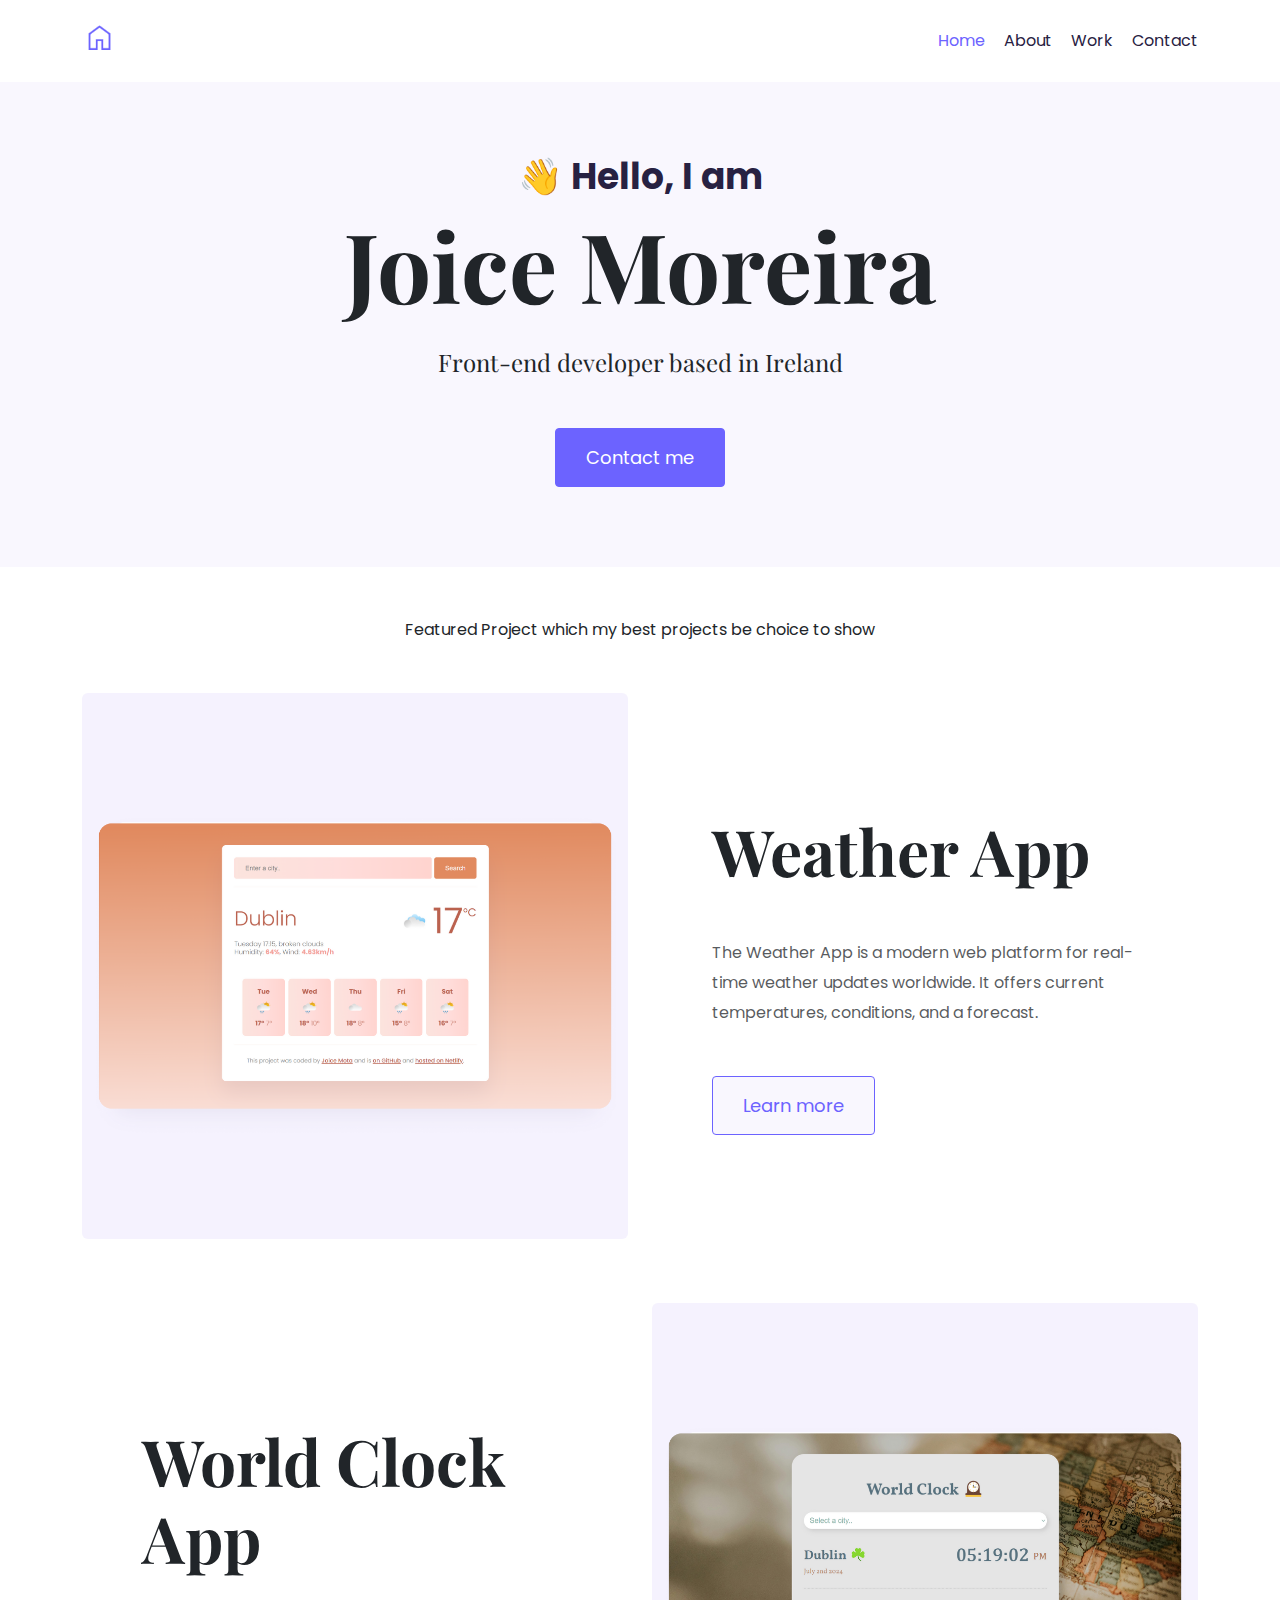
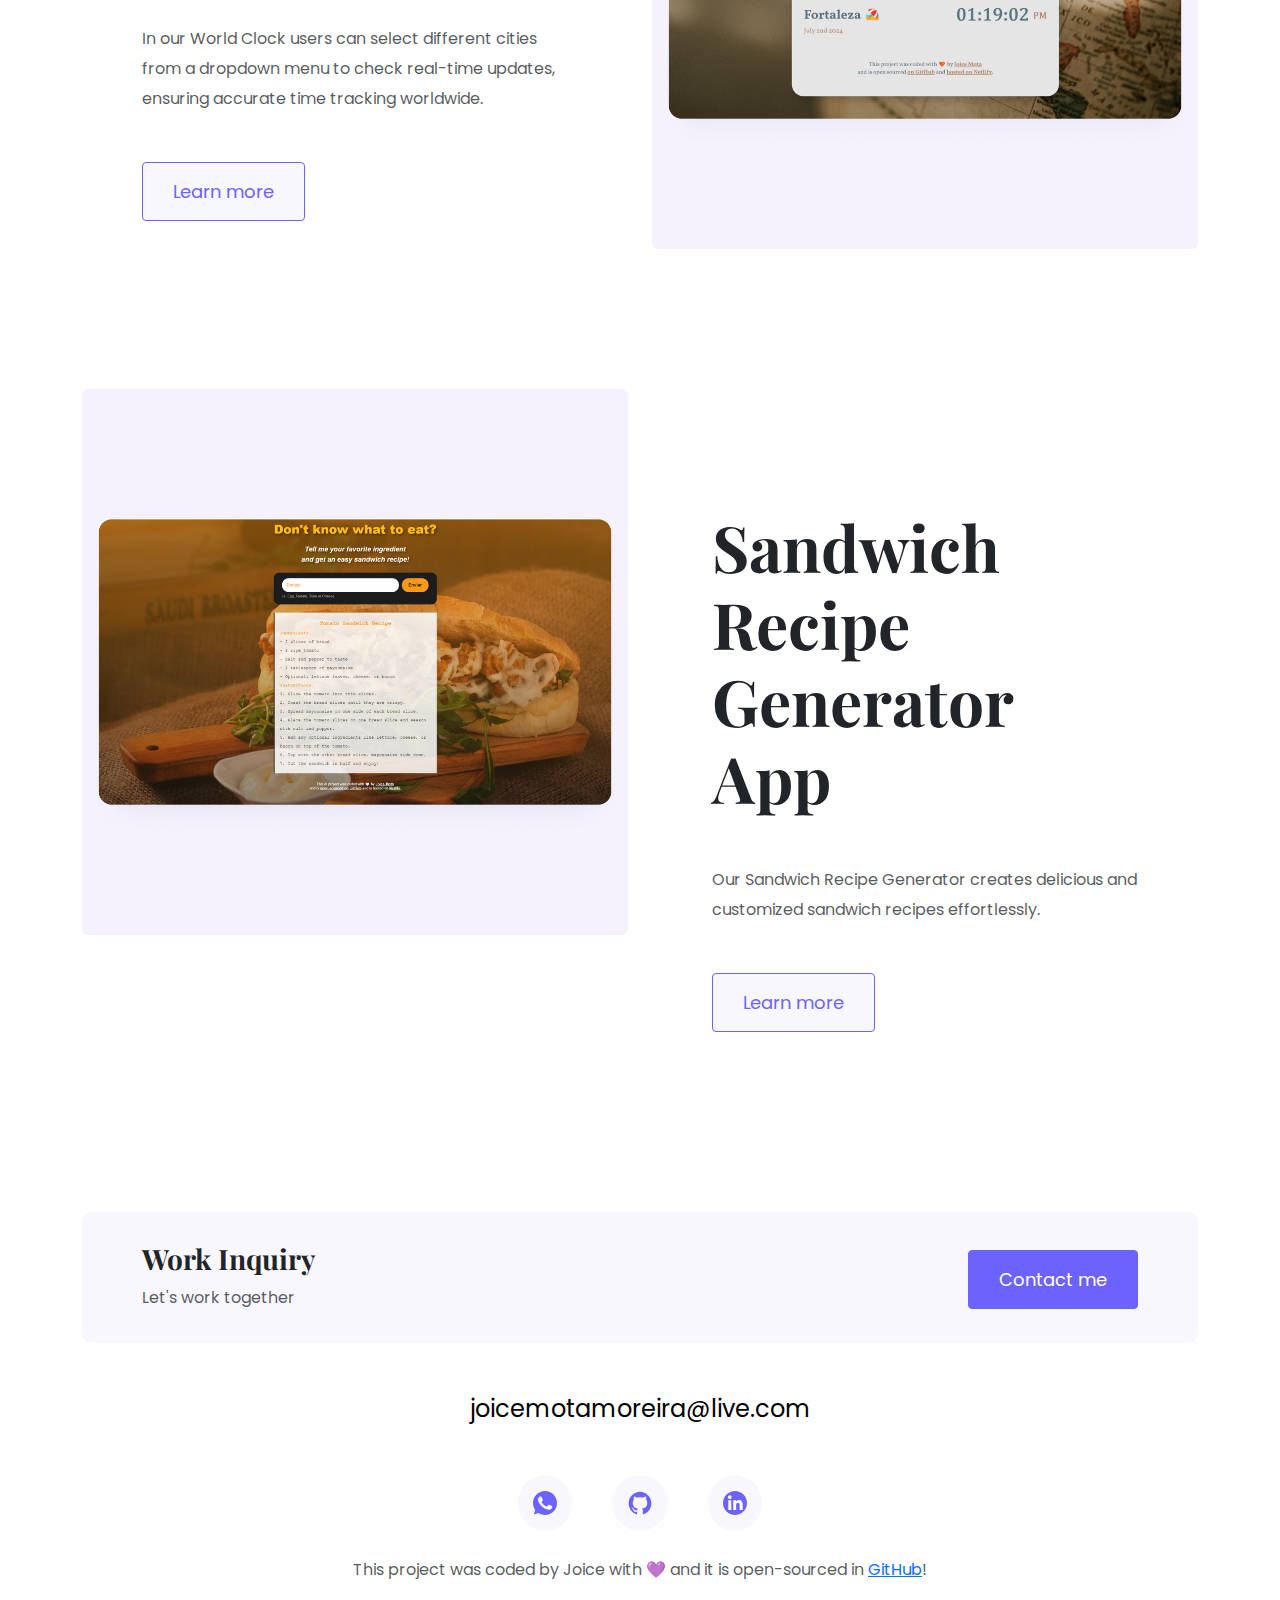
<file: index.html>
<!DOCTYPE html>
<html lang="en">
  <head>
    <meta charset="UTF-8" />
    <meta name="viewport" content="width=device-width, initial-scale=1.0" />
    <meta
      name="description"
      content="Joice is a front-end developer based in Dublin, Ireland. Joice has full rights to work in Ireland, and she is very good in web development. She loves CSS, HTML and JavaScript, and she knows Python and C# as well."
    />
    <link
      href="https://cdn.jsdelivr.net/npm/bootstrap@5.3.3/dist/css/bootstrap.min.css"
      rel="stylesheet"
      integrity="sha384-QWTKZyjpPEjISv5WaRU9OFeRpok6YctnYmDr5pNlyT2bRjXh0JMhjY6hW+ALEwIH"
      crossorigin="anonymous"
    />
    <link rel="preconnect" href="https://fonts.googleapis.com" />
    <link rel="preconnect" href="https://fonts.gstatic.com" crossorigin />
    <link
      href="https://fonts.googleapis.com/css2?family=Playfair+Display:ital,wght@0,400..900;1,400..900&family=Poppins:wght@400;500&display=swap"
      rel="stylesheet"
    />
    <link
      rel="stylesheet"
      href="https://fonts.googleapis.com/css2?family=Material+Symbols+Outlined:opsz,wght,FILL,GRAD@20..48,100..700,0..1,-50..200"
    />
    <link rel="stylesheet" href="styles/portfolio.css" />
    <script
      src="https://cdn.jsdelivr.net/npm/bootstrap@5.3.3/dist/js/bootstrap.bundle.min.js"
      integrity="sha384-YvpcrYf0tY3lHB60NNkmXc5s9fDVZLESaAA55NDzOxhy9GkcIdslK1eN7N6jIeHz"
      crossorigin="anonymous"
    ></script>

    <title>Front-end developer - Joice Mota</title>
  </head>
  <body>
    <div class="container">
      <nav class="d-flex justify-content-between">
        <a href="/" title="Home">
          <img src="images/home-icon.png" class="logo" alt="home icon"
        /></a>
        <ul>
          <li class="active"><a href="/" title="Homepage">Home</a></li>
          <li><a href="/about.html" title="About Joice">About</a></li>
          <li><a href="/work.html" title="Joice's work">Work</a></li>
          <li><a href="/contact.html" title="Contact Joice">Contact</a></li>
        </ul>
      </nav>
    </div>

    <div class="hero">
      <p>👋 Hello, I am</p>
      <h1>Joice Moreira</h1>
      <h2 class="mb-5">Front-end developer based in Ireland</h2>

      <div><a href="/contact.html" class="btn btn-branding">Contact me</a></div>
    </div>
    <p class="text-center m-5">
      Featured Project which my best projects be choice to show
    </p>
    <div class="container">
      <div class="row mb-5">
        <div class="col d-none d-lg-block">
          <img
            src="images/weather.png"
            class="img-fluid rounded"
            alt="weather app project preview"
          />
        </div>
        <div class="col">
          <div class="project-description">
            <h2 class="mb-5">Weather App</h2>
            <p class="mb-5 text-muted">
              The Weather App is a modern web platform for real-time weather
              updates worldwide. It offers current temperatures, conditions, and
              a forecast.
            </p>
            <a
              href="/work.html"
              target="_blank"
              class="btn btn-branding-outline"
              >Learn more</a
            >
          </div>
        </div>
      </div>
      <div class="row mb-5">
        <div class="col">
          <div class="project-description">
            <h2 class="mb-5">World Clock App</h2>
            <p class="mb-5 text-muted">
              In our World Clock users can select different cities from a
              dropdown menu to check real-time updates, ensuring accurate time
              tracking worldwide.
            </p>
            <a
              href="/work.html"
              target="_blank"
              class="btn btn-branding-outline"
              >Learn more</a
            >
          </div>
        </div>
        <div class="col d-none d-lg-block">
          <img
            src="images/clock.png"
            class="img-fluid rounded"
            alt="world clock project preview"
          />
        </div>
      </div>
      <div class="row mb-5">
        <div class="col d-none d-lg-block">
          <img
            src="images/sandwich.png"
            class="img-fluid rounded"
            alt="sandwich recipe generator project preview"
          />
        </div>
        <div class="col">
          <div class="project-description">
            <h2 class="mb-5">Sandwich Recipe Generator App</h2>
            <p class="mb-5 text-muted">
              Our Sandwich Recipe Generator creates delicious and customized
              sandwich recipes effortlessly.
            </p>
            <a
              href="/work.html"
              target="_blank"
              class="btn btn-branding-outline"
              >Learn more</a
            >
          </div>
        </div>
      </div>
      <footer>
        <div
          class="contact-box d-flex justify-content-between mb-5 d-none d-md-flex"
        >
          <div>
            <h3>Work Inquiry</h3>
            <p class="text-muted">Let's work together</p>
          </div>
          <div>
            <a href="/contact.html" class="btn btn-branding mt-2">Contact me</a>
          </div>
        </div>

        <div class="d-flex justify-content-center mb-5">
          <a href="mailto:joicemotamoreira@live.com" class="email-link"
            >joicemotamoreira@live.com</a
          >
        </div>
        <div class="social-links d-flex justify-content-center">
          <a
            href="https://wa.me/353876261355"
            target="_blank"
            title="WhatsApp Number"
            ><?xml version="1.0" ?><!DOCTYPE svg PUBLIC '-//W3C//DTD SVG 1.1//EN' 'http://www.w3.org/Graphics/SVG/1.1/DTD/svg11.dtd'>
            <svg
              enable-background="new 0 0 128 128"
              id="Social_Icons"
              height="24px"
              width="24px"
              version="1.1"
              viewBox="0 0 128 128"
              xml:space="preserve"
              xmlns="http://www.w3.org/2000/svg"
              xmlns:xlink="http://www.w3.org/1999/xlink"
            >
              <g id="_x36__stroke">
                <g id="WhatsApp">
                  <rect
                    clip-rule="evenodd"
                    fill="none"
                    fill-rule="evenodd"
                    height="24px"
                    width="24px"
                  />
                  <path
                    clip-rule="evenodd"
                    d="M46.114,32.509    c-1.241-2.972-2.182-3.085-4.062-3.161c-0.64-0.037-1.353-0.074-2.144-0.074c-2.446,0-5.003,0.715-6.546,2.295    c-1.88,1.919-6.545,6.396-6.545,15.576c0,9.181,6.695,18.06,7.598,19.303c0.941,1.24,13.053,20.354,31.86,28.144    c14.707,6.095,19.071,5.53,22.418,4.816c4.89-1.053,11.021-4.667,12.564-9.03c1.542-4.365,1.542-8.09,1.09-8.88    c-0.451-0.79-1.693-1.24-3.573-2.182c-1.88-0.941-11.021-5.456-12.751-6.058c-1.693-0.639-3.31-0.413-4.588,1.393    c-1.806,2.521-3.573,5.08-5.003,6.622c-1.128,1.204-2.972,1.355-4.514,0.715c-2.069-0.864-7.861-2.898-15.008-9.256    c-5.53-4.928-9.291-11.06-10.381-12.904c-1.091-1.881-0.113-2.973,0.752-3.988c0.941-1.167,1.843-1.994,2.783-3.086    c0.941-1.091,1.467-1.655,2.069-2.935c0.64-1.241,0.188-2.521-0.263-3.462C51.418,45.414,47.657,36.233,46.114,32.509z M63.981,0    C28.699,0,0,28.707,0,63.999c0,13.996,4.514,26.977,12.187,37.512L4.212,125.29l24.6-7.862C38.93,124.125,51.004,128,64.019,128    C99.301,128,128,99.291,128,64.001c0-35.292-28.699-63.999-63.981-63.999h-0.037V0z"
                    fill="#6c63ff"
                    fill-rule="evenodd"
                    id="WhatsApp_1_"
                  />
                </g>
              </g></svg
          ></a>
          <a
            href="https://github.com/Joicemotamoreira"
            target="_blank"
            title="GitHub Profile"
            ><?xml version="1.0" ?><!DOCTYPE svg PUBLIC '-//W3C//DTD SVG 1.1//EN' 'http://www.w3.org/Graphics/SVG/1.1/DTD/svg11.dtd'>
            <svg
              fill="#6c63ff"
              height="26px"
              id="Layer_1"
              style="enable-background: new 0 0 512 512"
              version="1.1"
              viewBox="0 0 512 512"
              width="26px"
              xml:space="preserve"
              xmlns="http://www.w3.org/2000/svg"
              xmlns:xlink="http://www.w3.org/1999/xlink"
            >
              <style type="text/css">
                <![CDATA[.st0{fill-rule:evenodd;clip-rule:evenodd;}]]>
              </style>
              <g>
                <path
                  class="st0"
                  d="M256,32C132.3,32,32,134.8,32,261.7c0,101.5,64.2,187.5,153.2,217.9c11.2,2.1,15.3-5,15.3-11.1   c0-5.5-0.2-19.9-0.3-39.1c-62.3,13.9-75.5-30.8-75.5-30.8c-10.2-26.5-24.9-33.6-24.9-33.6c-20.3-14.3,1.5-14,1.5-14   c22.5,1.6,34.3,23.7,34.3,23.7c20,35.1,52.4,25,65.2,19.1c2-14.8,7.8-25,14.2-30.7c-49.7-5.8-102-25.5-102-113.5   c0-25.1,8.7-45.6,23-61.6c-2.3-5.8-10-29.2,2.2-60.8c0,0,18.8-6.2,61.6,23.5c17.9-5.1,37-7.6,56.1-7.7c19,0.1,38.2,2.6,56.1,7.7   c42.8-29.7,61.5-23.5,61.5-23.5c12.2,31.6,4.5,55,2.2,60.8c14.3,16.1,23,36.6,23,61.6c0,88.2-52.4,107.6-102.3,113.3   c8,7.1,15.2,21.1,15.2,42.5c0,30.7-0.3,55.5-0.3,63c0,6.1,4,13.3,15.4,11C415.9,449.1,480,363.1,480,261.7   C480,134.8,379.7,32,256,32z"
                />
              </g></svg
          ></a>
          <a
            href="https://www.linkedin.com/in/joicemotamoreira/"
            target="_blank"
            title="LinkedIn Profile"
            ><?xml version="1.0" ?><svg
              height="24"
              viewBox="0 0 72 72"
              width="24"
              xmlns="http://www.w3.org/2000/svg"
            >
              <g fill="none" fill-rule="evenodd">
                <path
                  d="M36,72 L36,72 C55.882251,72 72,55.882251 72,36 L72,36 C72,16.117749 55.882251,-3.65231026e-15 36,0 L36,0 C16.117749,3.65231026e-15 -2.4348735e-15,16.117749 0,36 L0,36 C2.4348735e-15,55.882251 16.117749,72 36,72 Z"
                  fill="#6c63ff"
                />
                <path
                  d="M59,57 L49.959375,57 L49.959375,41.6017895 C49.959375,37.3800228 48.3552083,35.0207581 45.0136719,35.0207581 C41.3785156,35.0207581 39.4792969,37.4759395 39.4792969,41.6017895 L39.4792969,57 L30.7666667,57 L30.7666667,27.6666667 L39.4792969,27.6666667 L39.4792969,31.6178624 C39.4792969,31.6178624 42.0989583,26.7704897 48.3236979,26.7704897 C54.5455729,26.7704897 59,30.5699366 59,38.4279486 L59,57 Z M20.372526,23.8257036 C17.4048177,23.8257036 15,21.4020172 15,18.4128518 C15,15.4236864 17.4048177,13 20.372526,13 C23.3402344,13 25.7436198,15.4236864 25.7436198,18.4128518 C25.7436198,21.4020172 23.3402344,23.8257036 20.372526,23.8257036 Z M15.8736979,57 L24.958724,57 L24.958724,27.6666667 L15.8736979,27.6666667 L15.8736979,57 Z"
                  fill="#FFF"
                />
              </g></svg
          ></a>
        </div>
        <p class="text-center mt-4 text-muted">
          This project was coded by Joice with 💜 and it is open-sourced in
          <a
            href="https://github.com/Joicemotamoreira/responsive-portfolio"
            target="_blank"
            >GitHub</a
          >!
        </p>
      </footer>
    </div>
  </body>
</html>
</file>
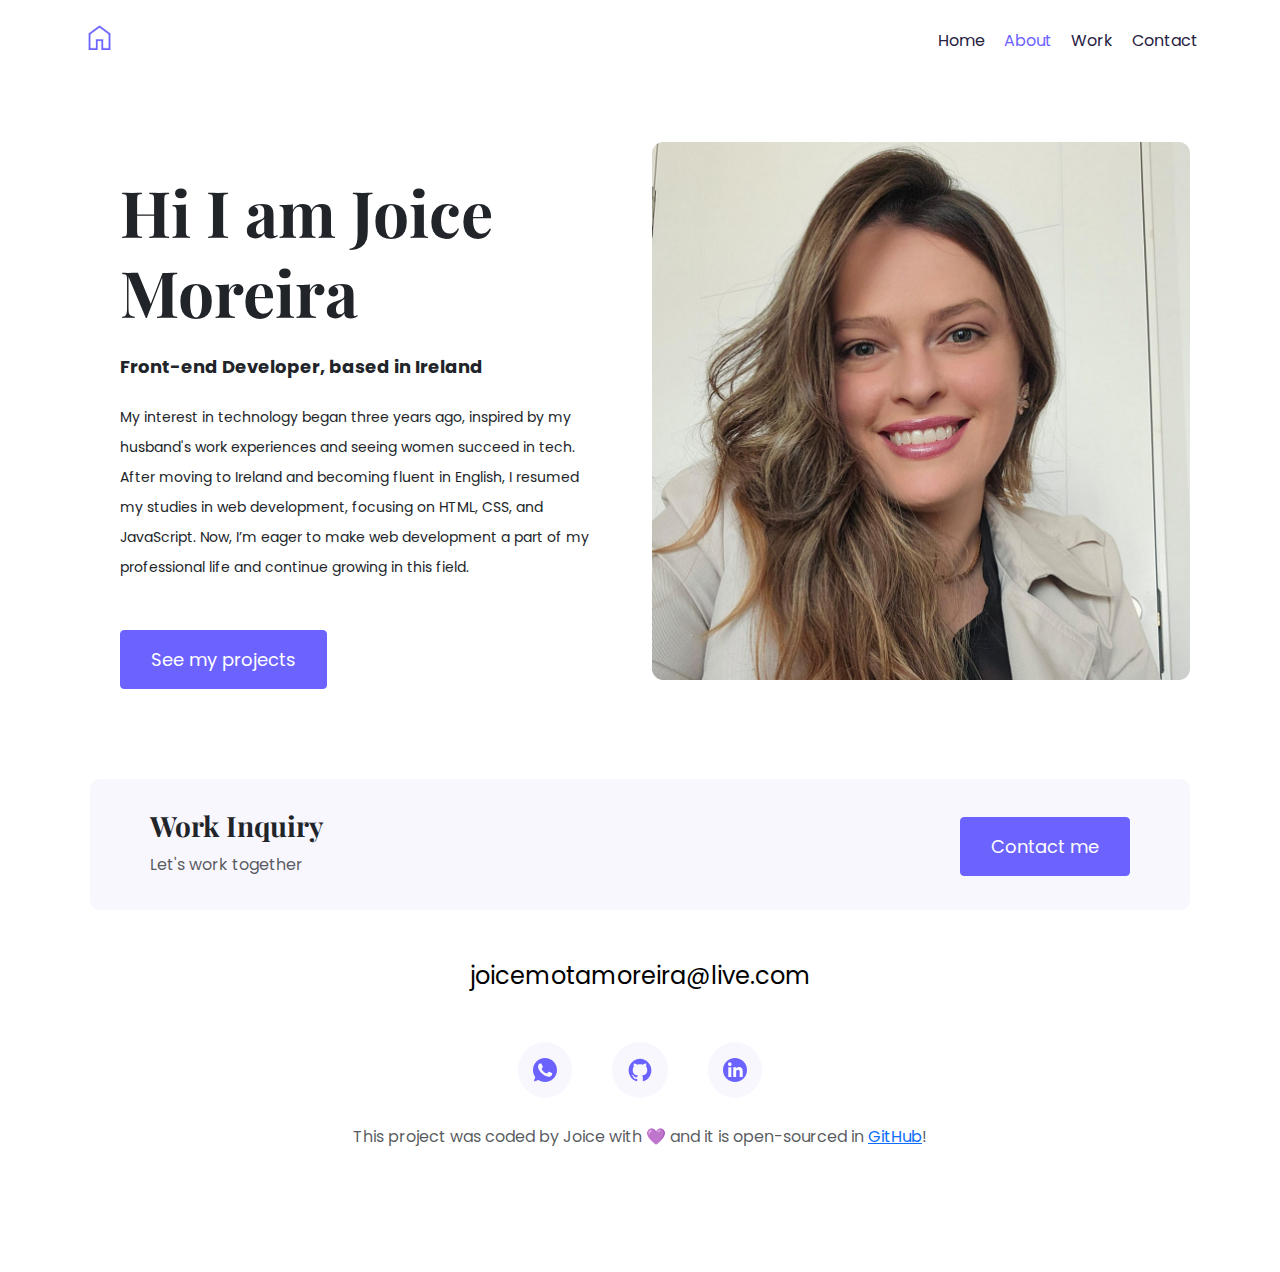
<file: about.html>
<!DOCTYPE html>
<html lang="en">
  <head>
    <meta charset="UTF-8" />
    <meta name="viewport" content="width=device-width, initial-scale=1.0" />
    <link
      href="https://cdn.jsdelivr.net/npm/bootstrap@5.3.3/dist/css/bootstrap.min.css"
      rel="stylesheet"
      integrity="sha384-QWTKZyjpPEjISv5WaRU9OFeRpok6YctnYmDr5pNlyT2bRjXh0JMhjY6hW+ALEwIH"
      crossorigin="anonymous"
    />
    <link rel="preconnect" href="https://fonts.googleapis.com" />
    <link rel="preconnect" href="https://fonts.gstatic.com" crossorigin />
    <link
      href="https://fonts.googleapis.com/css2?family=Playfair+Display:ital,wght@0,400..900;1,400..900&family=Poppins:wght@400;500&display=swap"
      rel="stylesheet"
    />
    <link
      rel="stylesheet"
      href="https://fonts.googleapis.com/css2?family=Material+Symbols+Outlined:opsz,wght,FILL,GRAD@20..48,100..700,0..1,-50..200"
    />
    <link rel="stylesheet" href="styles/portfolio.css" />
    <script
      src="https://cdn.jsdelivr.net/npm/bootstrap@5.3.3/dist/js/bootstrap.bundle.min.js"
      integrity="sha384-YvpcrYf0tY3lHB60NNkmXc5s9fDVZLESaAA55NDzOxhy9GkcIdslK1eN7N6jIeHz"
      crossorigin="anonymous"
    ></script>

    <title>About me</title>
  </head>
  <body>
    <div class="container">
      <nav class="d-flex justify-content-between">
        <a href="/" title="Home">
          <img src="images/home-icon.png" class="logo" alt="home icon"
        /></a>
        <ul>
          <li><a href="/" title="Homepage">Home</a></li>
          <li class="active">
            <a href="/about.html" title="About Joice">About</a>
          </li>
          <li><a href="/work.html" title="Joice's work">Work</a></li>
          <li><a href="/contact.html" title="Contact Joice">Contact</a></li>
        </ul>
      </nav>
    </div>
    <div class="content-container container">
      <div class="row">
        <div class="col-lg-6">
          <div class="content">
            <h1 class="mb-4">Hi I am Joice Moreira</h1>
            <h2 class="mb-4">Front-end Developer, based in Ireland</h2>
            <p class="mb-5">
              My interest in technology began three years ago, inspired by my
              husband's work experiences and seeing women succeed in tech. After
              moving to Ireland and becoming fluent in English, I resumed my
              studies in web development, focusing on HTML, CSS, and JavaScript.
              Now, I’m eager to make web development a part of my professional
              life and continue growing in this field.
            </p>
            <a href="/work.html" class="btn btn-branding">See my projects</a>
          </div>
        </div>
        <div class="col-lg-6">
          <img src="images/joice.png" class="img-fluid" alt="joice's picture" />
        </div>
      </div>
      <footer>
        <div
          class="contact-box d-flex justify-content-between mb-5 d-none d-md-flex"
        >
          <div>
            <h3>Work Inquiry</h3>
            <p class="text-muted">Let's work together</p>
          </div>
          <div>
            <a href="/contact.html" class="btn btn-branding mt-2">Contact me</a>
          </div>
        </div>

        <div class="d-flex justify-content-center mb-5">
          <a href="mailto:joicemotamoreira@live.com" class="email-link"
            >joicemotamoreira@live.com</a
          >
        </div>
        <div class="social-links d-flex justify-content-center">
          <a
            href="https://wa.me/353876261355"
            target="_blank"
            title="WhatsApp Number"
            ><?xml version="1.0" ?><!DOCTYPE svg PUBLIC '-//W3C//DTD SVG 1.1//EN' 'http://www.w3.org/Graphics/SVG/1.1/DTD/svg11.dtd'>
            <svg
              enable-background="new 0 0 128 128"
              id="Social_Icons"
              height="24px"
              width="24px"
              version="1.1"
              viewBox="0 0 128 128"
              xml:space="preserve"
              xmlns="http://www.w3.org/2000/svg"
              xmlns:xlink="http://www.w3.org/1999/xlink"
            >
              <g id="_x36__stroke">
                <g id="WhatsApp">
                  <rect
                    clip-rule="evenodd"
                    fill="none"
                    fill-rule="evenodd"
                    height="24px"
                    width="24px"
                  />
                  <path
                    clip-rule="evenodd"
                    d="M46.114,32.509    c-1.241-2.972-2.182-3.085-4.062-3.161c-0.64-0.037-1.353-0.074-2.144-0.074c-2.446,0-5.003,0.715-6.546,2.295    c-1.88,1.919-6.545,6.396-6.545,15.576c0,9.181,6.695,18.06,7.598,19.303c0.941,1.24,13.053,20.354,31.86,28.144    c14.707,6.095,19.071,5.53,22.418,4.816c4.89-1.053,11.021-4.667,12.564-9.03c1.542-4.365,1.542-8.09,1.09-8.88    c-0.451-0.79-1.693-1.24-3.573-2.182c-1.88-0.941-11.021-5.456-12.751-6.058c-1.693-0.639-3.31-0.413-4.588,1.393    c-1.806,2.521-3.573,5.08-5.003,6.622c-1.128,1.204-2.972,1.355-4.514,0.715c-2.069-0.864-7.861-2.898-15.008-9.256    c-5.53-4.928-9.291-11.06-10.381-12.904c-1.091-1.881-0.113-2.973,0.752-3.988c0.941-1.167,1.843-1.994,2.783-3.086    c0.941-1.091,1.467-1.655,2.069-2.935c0.64-1.241,0.188-2.521-0.263-3.462C51.418,45.414,47.657,36.233,46.114,32.509z M63.981,0    C28.699,0,0,28.707,0,63.999c0,13.996,4.514,26.977,12.187,37.512L4.212,125.29l24.6-7.862C38.93,124.125,51.004,128,64.019,128    C99.301,128,128,99.291,128,64.001c0-35.292-28.699-63.999-63.981-63.999h-0.037V0z"
                    fill="#6c63ff"
                    fill-rule="evenodd"
                    id="WhatsApp_1_"
                  />
                </g>
              </g></svg
          ></a>
          <a
            href="https://github.com/Joicemotamoreira"
            target="_blank"
            title="GitHub Profile"
            ><?xml version="1.0" ?><!DOCTYPE svg PUBLIC '-//W3C//DTD SVG 1.1//EN' 'http://www.w3.org/Graphics/SVG/1.1/DTD/svg11.dtd'>
            <svg
              fill="#6c63ff"
              height="26px"
              id="Layer_1"
              style="enable-background: new 0 0 512 512"
              version="1.1"
              viewBox="0 0 512 512"
              width="26px"
              xml:space="preserve"
              xmlns="http://www.w3.org/2000/svg"
              xmlns:xlink="http://www.w3.org/1999/xlink"
            >
              <style type="text/css">
                <![CDATA[.st0{fill-rule:evenodd;clip-rule:evenodd;}]]>
              </style>
              <g>
                <path
                  class="st0"
                  d="M256,32C132.3,32,32,134.8,32,261.7c0,101.5,64.2,187.5,153.2,217.9c11.2,2.1,15.3-5,15.3-11.1   c0-5.5-0.2-19.9-0.3-39.1c-62.3,13.9-75.5-30.8-75.5-30.8c-10.2-26.5-24.9-33.6-24.9-33.6c-20.3-14.3,1.5-14,1.5-14   c22.5,1.6,34.3,23.7,34.3,23.7c20,35.1,52.4,25,65.2,19.1c2-14.8,7.8-25,14.2-30.7c-49.7-5.8-102-25.5-102-113.5   c0-25.1,8.7-45.6,23-61.6c-2.3-5.8-10-29.2,2.2-60.8c0,0,18.8-6.2,61.6,23.5c17.9-5.1,37-7.6,56.1-7.7c19,0.1,38.2,2.6,56.1,7.7   c42.8-29.7,61.5-23.5,61.5-23.5c12.2,31.6,4.5,55,2.2,60.8c14.3,16.1,23,36.6,23,61.6c0,88.2-52.4,107.6-102.3,113.3   c8,7.1,15.2,21.1,15.2,42.5c0,30.7-0.3,55.5-0.3,63c0,6.1,4,13.3,15.4,11C415.9,449.1,480,363.1,480,261.7   C480,134.8,379.7,32,256,32z"
                />
              </g></svg
          ></a>
          <a
            href="https://www.linkedin.com/in/joicemotamoreira/"
            target="_blank"
            title="LinkedIn Profile"
            ><?xml version="1.0" ?><svg
              height="24"
              viewBox="0 0 72 72"
              width="24"
              xmlns="http://www.w3.org/2000/svg"
            >
              <g fill="none" fill-rule="evenodd">
                <path
                  d="M36,72 L36,72 C55.882251,72 72,55.882251 72,36 L72,36 C72,16.117749 55.882251,-3.65231026e-15 36,0 L36,0 C16.117749,3.65231026e-15 -2.4348735e-15,16.117749 0,36 L0,36 C2.4348735e-15,55.882251 16.117749,72 36,72 Z"
                  fill="#6c63ff"
                />
                <path
                  d="M59,57 L49.959375,57 L49.959375,41.6017895 C49.959375,37.3800228 48.3552083,35.0207581 45.0136719,35.0207581 C41.3785156,35.0207581 39.4792969,37.4759395 39.4792969,41.6017895 L39.4792969,57 L30.7666667,57 L30.7666667,27.6666667 L39.4792969,27.6666667 L39.4792969,31.6178624 C39.4792969,31.6178624 42.0989583,26.7704897 48.3236979,26.7704897 C54.5455729,26.7704897 59,30.5699366 59,38.4279486 L59,57 Z M20.372526,23.8257036 C17.4048177,23.8257036 15,21.4020172 15,18.4128518 C15,15.4236864 17.4048177,13 20.372526,13 C23.3402344,13 25.7436198,15.4236864 25.7436198,18.4128518 C25.7436198,21.4020172 23.3402344,23.8257036 20.372526,23.8257036 Z M15.8736979,57 L24.958724,57 L24.958724,27.6666667 L15.8736979,27.6666667 L15.8736979,57 Z"
                  fill="#FFF"
                />
              </g></svg
          ></a>
        </div>
        <p class="text-center mt-4 text-muted">
          This project was coded by Joice with 💜 and it is open-sourced in
          <a
            href="https://github.com/Joicemotamoreira/responsive-portfolio"
            target="_blank"
            >GitHub</a
          >!
        </p>
      </footer>
    </div>
  </body>
</html>
</file>
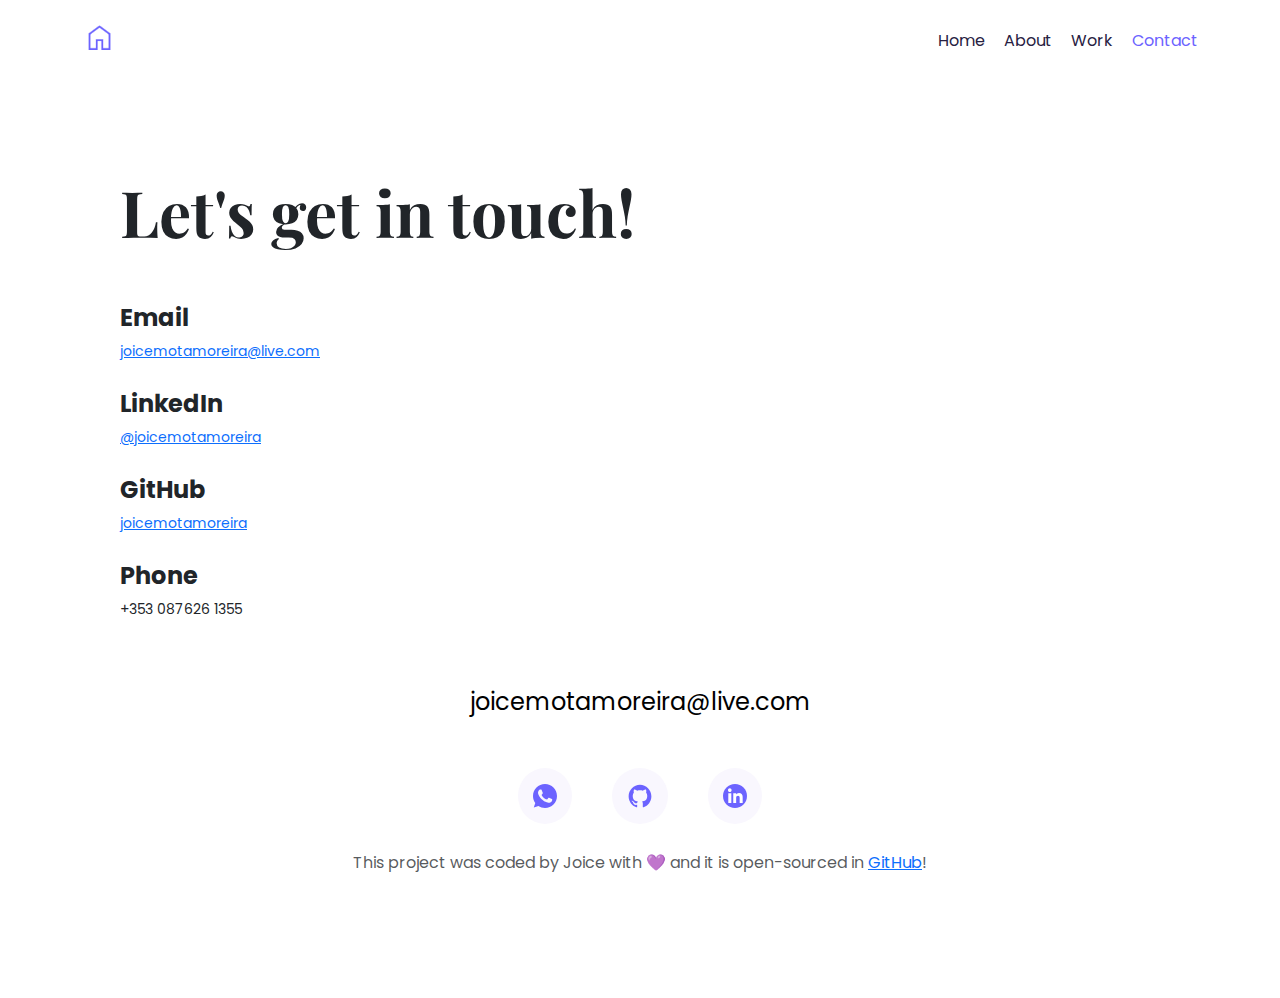
<file: contact.html>
<!DOCTYPE html>
<html lang="en">
  <head>
    <meta charset="UTF-8" />
    <meta name="viewport" content="width=device-width, initial-scale=1.0" />
    <link
      href="https://cdn.jsdelivr.net/npm/bootstrap@5.3.3/dist/css/bootstrap.min.css"
      rel="stylesheet"
      integrity="sha384-QWTKZyjpPEjISv5WaRU9OFeRpok6YctnYmDr5pNlyT2bRjXh0JMhjY6hW+ALEwIH"
      crossorigin="anonymous"
    />
    <link rel="preconnect" href="https://fonts.googleapis.com" />
    <link rel="preconnect" href="https://fonts.gstatic.com" crossorigin />
    <link
      href="https://fonts.googleapis.com/css2?family=Playfair+Display:ital,wght@0,400..900;1,400..900&family=Poppins:wght@400;500&display=swap"
      rel="stylesheet"
    />
    <link
      rel="stylesheet"
      href="https://fonts.googleapis.com/css2?family=Material+Symbols+Outlined:opsz,wght,FILL,GRAD@20..48,100..700,0..1,-50..200"
    />
    <link rel="stylesheet" href="styles/portfolio.css" />
    <script
      src="https://cdn.jsdelivr.net/npm/bootstrap@5.3.3/dist/js/bootstrap.bundle.min.js"
      integrity="sha384-YvpcrYf0tY3lHB60NNkmXc5s9fDVZLESaAA55NDzOxhy9GkcIdslK1eN7N6jIeHz"
      crossorigin="anonymous"
    ></script>

    <title>Contact Joice - Joice Moreira</title>
  </head>
  <body>
    <div class="container">
      <nav class="d-flex justify-content-between">
        <a href="/" title="Home">
          <img src="images/home-icon.png" class="logo" alt="home icon"
        /></a>
        <ul>
          <li><a href="/" title="Homepage">Home</a></li>
          <li>
            <a href="/about.html" title="About Joice">About</a>
          </li>
          <li>
            <a href="/work.html" title="Joice's work">Work</a>
          </li>
          <li class="active">
            <a href="/contact.html" title="Contact Joice">Contact</a>
          </li>
        </ul>
      </nav>
    </div>
    <div class="content-container container">
      <div class="content">
        <h1 class="mb-5">Let's get in touch!</h1>
        <h3>Email</h3>
        <p>
          <a href="mailto:joicemotamoreira@live.com"
            >joicemotamoreira@live.com</a
          >
        </p>
        <h3>LinkedIn</h3>
        <p>
          <a
            href="https://www.linkedin.com/in/joicemotamoreira/"
            target="_blank"
            >@joicemotamoreira</a
          >
        </p>
        <h3>GitHub</h3>
        <p>
          <a href="https://github.com/Joicemotamoreira" target="_blank"
            >joicemotamoreira</a
          >
        </p>
        <h3>Phone</h3>
        <p>+353 087626 1355</p>
      </div>
      <footer>
        <div class="d-flex justify-content-center mb-5">
          <a href="mailto:joicemotamoreira@live.com" class="email-link"
            >joicemotamoreira@live.com</a
          >
        </div>
        <div class="social-links d-flex justify-content-center">
          <a
            href="https://wa.me/353876261355"
            target="_blank"
            title="WhatsApp Number"
            ><?xml version="1.0" ?><!DOCTYPE svg PUBLIC '-//W3C//DTD SVG 1.1//EN' 'http://www.w3.org/Graphics/SVG/1.1/DTD/svg11.dtd'>
            <svg
              enable-background="new 0 0 128 128"
              id="Social_Icons"
              height="24px"
              width="24px"
              version="1.1"
              viewBox="0 0 128 128"
              xml:space="preserve"
              xmlns="http://www.w3.org/2000/svg"
              xmlns:xlink="http://www.w3.org/1999/xlink"
            >
              <g id="_x36__stroke">
                <g id="WhatsApp">
                  <rect
                    clip-rule="evenodd"
                    fill="none"
                    fill-rule="evenodd"
                    height="24px"
                    width="24px"
                  />
                  <path
                    clip-rule="evenodd"
                    d="M46.114,32.509    c-1.241-2.972-2.182-3.085-4.062-3.161c-0.64-0.037-1.353-0.074-2.144-0.074c-2.446,0-5.003,0.715-6.546,2.295    c-1.88,1.919-6.545,6.396-6.545,15.576c0,9.181,6.695,18.06,7.598,19.303c0.941,1.24,13.053,20.354,31.86,28.144    c14.707,6.095,19.071,5.53,22.418,4.816c4.89-1.053,11.021-4.667,12.564-9.03c1.542-4.365,1.542-8.09,1.09-8.88    c-0.451-0.79-1.693-1.24-3.573-2.182c-1.88-0.941-11.021-5.456-12.751-6.058c-1.693-0.639-3.31-0.413-4.588,1.393    c-1.806,2.521-3.573,5.08-5.003,6.622c-1.128,1.204-2.972,1.355-4.514,0.715c-2.069-0.864-7.861-2.898-15.008-9.256    c-5.53-4.928-9.291-11.06-10.381-12.904c-1.091-1.881-0.113-2.973,0.752-3.988c0.941-1.167,1.843-1.994,2.783-3.086    c0.941-1.091,1.467-1.655,2.069-2.935c0.64-1.241,0.188-2.521-0.263-3.462C51.418,45.414,47.657,36.233,46.114,32.509z M63.981,0    C28.699,0,0,28.707,0,63.999c0,13.996,4.514,26.977,12.187,37.512L4.212,125.29l24.6-7.862C38.93,124.125,51.004,128,64.019,128    C99.301,128,128,99.291,128,64.001c0-35.292-28.699-63.999-63.981-63.999h-0.037V0z"
                    fill="#6c63ff"
                    fill-rule="evenodd"
                    id="WhatsApp_1_"
                  />
                </g>
              </g></svg
          ></a>
          <a
            href="https://github.com/Joicemotamoreira"
            target="_blank"
            title="GitHub Profile"
            ><?xml version="1.0" ?><!DOCTYPE svg PUBLIC '-//W3C//DTD SVG 1.1//EN' 'http://www.w3.org/Graphics/SVG/1.1/DTD/svg11.dtd'>
            <svg
              fill="#6c63ff"
              height="26px"
              id="Layer_1"
              style="enable-background: new 0 0 512 512"
              version="1.1"
              viewBox="0 0 512 512"
              width="26px"
              xml:space="preserve"
              xmlns="http://www.w3.org/2000/svg"
              xmlns:xlink="http://www.w3.org/1999/xlink"
            >
              <style type="text/css">
                <![CDATA[.st0{fill-rule:evenodd;clip-rule:evenodd;}]]>
              </style>
              <g>
                <path
                  class="st0"
                  d="M256,32C132.3,32,32,134.8,32,261.7c0,101.5,64.2,187.5,153.2,217.9c11.2,2.1,15.3-5,15.3-11.1   c0-5.5-0.2-19.9-0.3-39.1c-62.3,13.9-75.5-30.8-75.5-30.8c-10.2-26.5-24.9-33.6-24.9-33.6c-20.3-14.3,1.5-14,1.5-14   c22.5,1.6,34.3,23.7,34.3,23.7c20,35.1,52.4,25,65.2,19.1c2-14.8,7.8-25,14.2-30.7c-49.7-5.8-102-25.5-102-113.5   c0-25.1,8.7-45.6,23-61.6c-2.3-5.8-10-29.2,2.2-60.8c0,0,18.8-6.2,61.6,23.5c17.9-5.1,37-7.6,56.1-7.7c19,0.1,38.2,2.6,56.1,7.7   c42.8-29.7,61.5-23.5,61.5-23.5c12.2,31.6,4.5,55,2.2,60.8c14.3,16.1,23,36.6,23,61.6c0,88.2-52.4,107.6-102.3,113.3   c8,7.1,15.2,21.1,15.2,42.5c0,30.7-0.3,55.5-0.3,63c0,6.1,4,13.3,15.4,11C415.9,449.1,480,363.1,480,261.7   C480,134.8,379.7,32,256,32z"
                />
              </g></svg
          ></a>
          <a
            href="https://www.linkedin.com/in/joicemotamoreira/"
            target="_blank"
            title="LinkedIn Profile"
            ><?xml version="1.0" ?><svg
              height="24"
              viewBox="0 0 72 72"
              width="24"
              xmlns="http://www.w3.org/2000/svg"
            >
              <g fill="none" fill-rule="evenodd">
                <path
                  d="M36,72 L36,72 C55.882251,72 72,55.882251 72,36 L72,36 C72,16.117749 55.882251,-3.65231026e-15 36,0 L36,0 C16.117749,3.65231026e-15 -2.4348735e-15,16.117749 0,36 L0,36 C2.4348735e-15,55.882251 16.117749,72 36,72 Z"
                  fill="#6c63ff"
                />
                <path
                  d="M59,57 L49.959375,57 L49.959375,41.6017895 C49.959375,37.3800228 48.3552083,35.0207581 45.0136719,35.0207581 C41.3785156,35.0207581 39.4792969,37.4759395 39.4792969,41.6017895 L39.4792969,57 L30.7666667,57 L30.7666667,27.6666667 L39.4792969,27.6666667 L39.4792969,31.6178624 C39.4792969,31.6178624 42.0989583,26.7704897 48.3236979,26.7704897 C54.5455729,26.7704897 59,30.5699366 59,38.4279486 L59,57 Z M20.372526,23.8257036 C17.4048177,23.8257036 15,21.4020172 15,18.4128518 C15,15.4236864 17.4048177,13 20.372526,13 C23.3402344,13 25.7436198,15.4236864 25.7436198,18.4128518 C25.7436198,21.4020172 23.3402344,23.8257036 20.372526,23.8257036 Z M15.8736979,57 L24.958724,57 L24.958724,27.6666667 L15.8736979,27.6666667 L15.8736979,57 Z"
                  fill="#FFF"
                />
              </g></svg
          ></a>
        </div>
        <p class="text-center mt-4 text-muted">
          This project was coded by Joice with 💜 and it is open-sourced in
          <a
            href="https://github.com/Joicemotamoreira/responsive-portfolio"
            target="_blank"
            >GitHub</a
          >!
        </p>
      </footer>
    </div>
  </body>
</html>
</file>
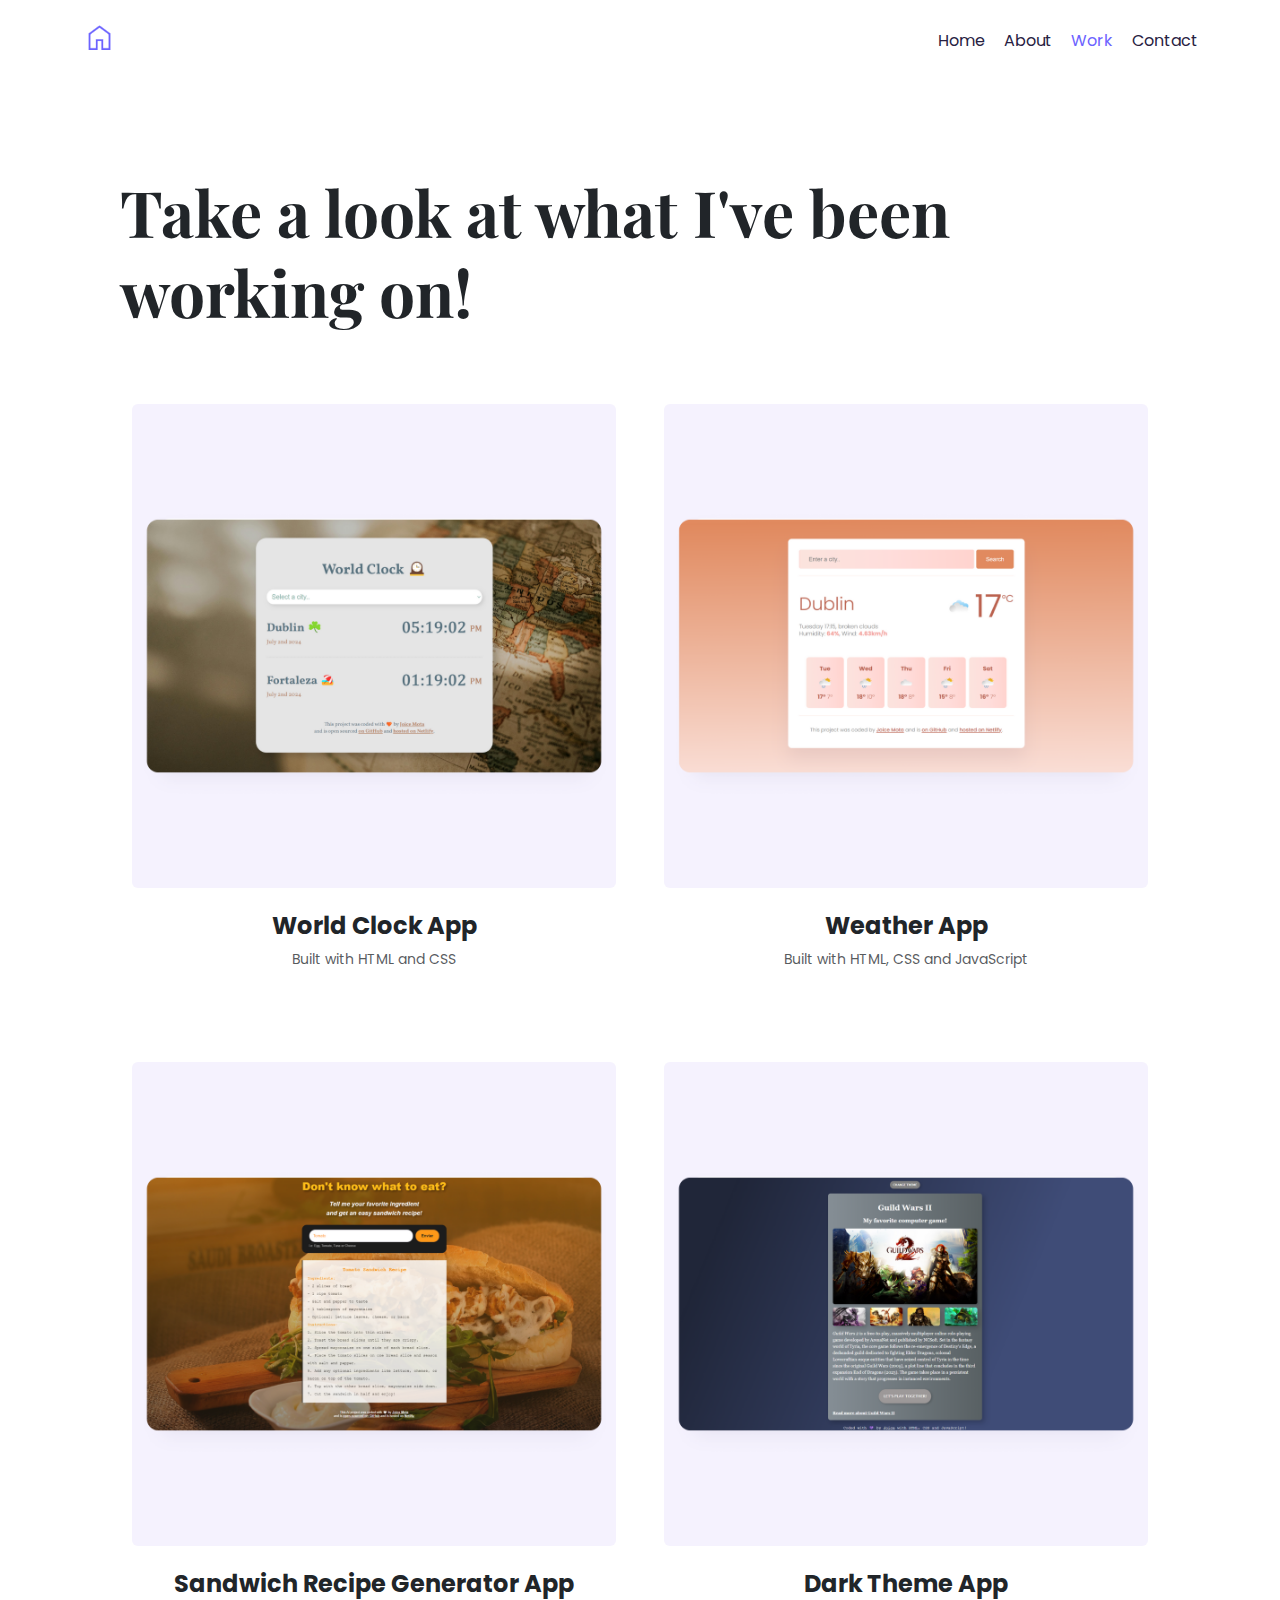
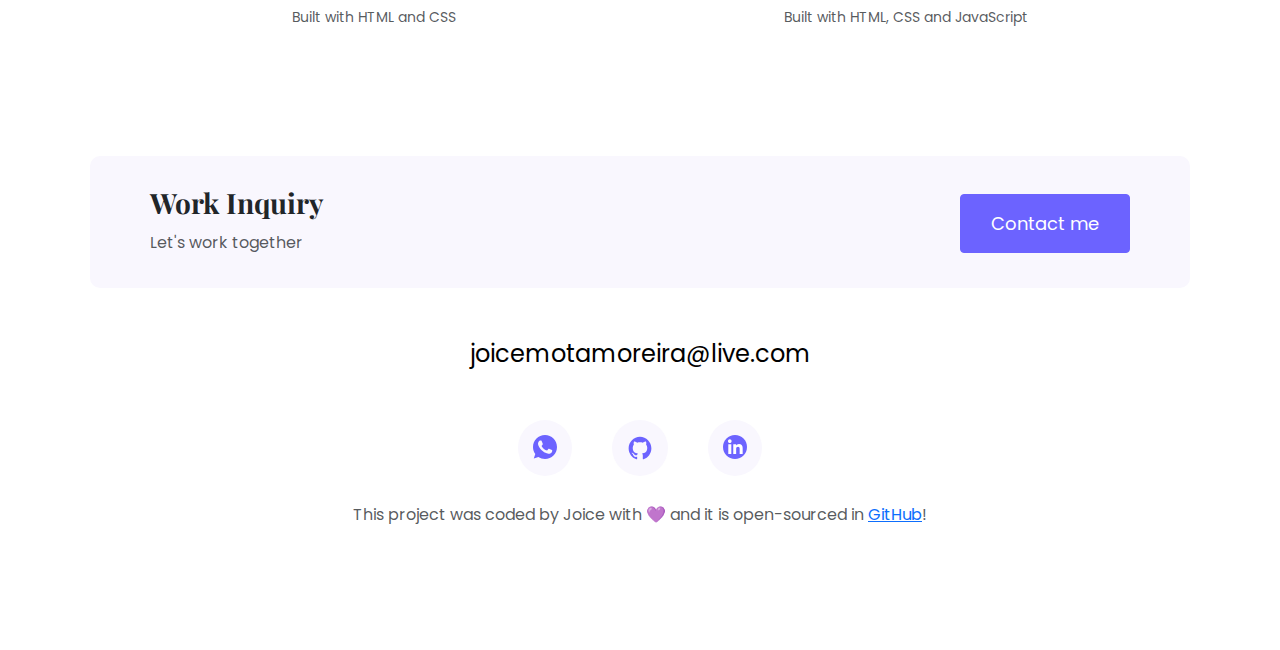
<file: work.html>
<!DOCTYPE html>
<html lang="en">
  <head>
    <meta charset="UTF-8" />
    <meta name="viewport" content="width=device-width, initial-scale=1.0" />
    <link
      href="https://cdn.jsdelivr.net/npm/bootstrap@5.3.3/dist/css/bootstrap.min.css"
      rel="stylesheet"
      integrity="sha384-QWTKZyjpPEjISv5WaRU9OFeRpok6YctnYmDr5pNlyT2bRjXh0JMhjY6hW+ALEwIH"
      crossorigin="anonymous"
    />
    <link rel="preconnect" href="https://fonts.googleapis.com" />
    <link rel="preconnect" href="https://fonts.gstatic.com" crossorigin />
    <link
      href="https://fonts.googleapis.com/css2?family=Playfair+Display:ital,wght@0,400..900;1,400..900&family=Poppins:wght@400;500&display=swap"
      rel="stylesheet"
    />
    <link
      rel="stylesheet"
      href="https://fonts.googleapis.com/css2?family=Material+Symbols+Outlined:opsz,wght,FILL,GRAD@20..48,100..700,0..1,-50..200"
    />
    <link rel="stylesheet" href="styles/portfolio.css" />
    <script
      src="https://cdn.jsdelivr.net/npm/bootstrap@5.3.3/dist/js/bootstrap.bundle.min.js"
      integrity="sha384-YvpcrYf0tY3lHB60NNkmXc5s9fDVZLESaAA55NDzOxhy9GkcIdslK1eN7N6jIeHz"
      crossorigin="anonymous"
    ></script>

    <title>My Work - Joice Moreira</title>
  </head>
  <body>
    <div class="container">
      <nav class="d-flex justify-content-between">
        <a href="/" title="Home">
          <img src="images/home-icon.png" class="logo" alt="home icon"
        /></a>
        <ul>
          <li><a href="/" title="Homepage">Home</a></li>
          <li>
            <a href="/about.html" title="About Joice">About</a>
          </li>
          <li class="active">
            <a href="/work.html" title="Joice's work">Work</a>
          </li>
          <li><a href="/contact.html" title="Contact Joice">Contact</a></li>
        </ul>
      </nav>
    </div>
    <div class="content-container container">
      <div class="content">
        <h1 class="mb-5">Take a look at what I've been working on!</h1>

        <div class="row work-projects">
          <div class="col-md-6 mb-4 p-4">
            <a href="https://world-clock-by-joice.netlify.app/" target="_blank">
              <img
                src="images/clock.png"
                class="img-fluid m-0 rounded"
                alt="world clock app preview"
            /></a>
            <h3 class="text-center">World Clock App</h3>
            <p class="text-center text-muted">Built with HTML and CSS</p>
          </div>
          <div class="col-md-6 mb-4 p-4">
            <a href="https://sunrise-weather.netlify.app/" target="_blank">
              <img
                src="images/weather.png"
                class="img-fluid m-0 rounded"
                alt="weather app preview"
            /></a>
            <h3 class="text-center">Weather App</h3>
            <p class="text-center text-muted">
              Built with HTML, CSS and JavaScript
            </p>
          </div>
        </div>
        <div class="row work-projects">
          <div class="col-md-6 mb-4 p-4">
            <a
              href="https://recipe-generator-by-joice.netlify.app/"
              target="_blank"
            >
              <img
                src="images/sandwich.png"
                class="img-fluid m-0 rounded"
                alt="sandwich recipe generator preview"
            /></a>
            <h3 class="text-center">Sandwich Recipe Generator App</h3>
            <p class="text-center text-muted">Built with HTML and CSS</p>
          </div>
          <div class="col-md-6 mb-4 p-4">
            <a href="https://guildwars-byjoice.netlify.app/" target="_blank">
              <img
                src="images/guildwars.png"
                class="img-fluid m-0 rounded"
                alt="change theme project preview"
            /></a>
            <h3 class="text-center">Dark Theme App</h3>
            <p class="text-center text-muted">
              Built with HTML, CSS and JavaScript
            </p>
          </div>
        </div>
      </div>
      <footer>
        <div
          class="contact-box d-flex justify-content-between mb-5 d-none d-md-flex"
        >
          <div>
            <h3>Work Inquiry</h3>
            <p class="text-muted">Let's work together</p>
          </div>
          <div>
            <a href="/contact.html" class="btn btn-branding mt-2">Contact me</a>
          </div>
        </div>

        <div class="d-flex justify-content-center mb-5">
          <a href="mailto:joicemotamoreira@live.com" class="email-link"
            >joicemotamoreira@live.com</a
          >
        </div>
        <div class="social-links d-flex justify-content-center">
          <a
            href="https://wa.me/353876261355"
            target="_blank"
            title="WhatsApp Number"
            ><?xml version="1.0" ?><!DOCTYPE svg PUBLIC '-//W3C//DTD SVG 1.1//EN' 'http://www.w3.org/Graphics/SVG/1.1/DTD/svg11.dtd'>
            <svg
              enable-background="new 0 0 128 128"
              id="Social_Icons"
              height="24px"
              width="24px"
              version="1.1"
              viewBox="0 0 128 128"
              xml:space="preserve"
              xmlns="http://www.w3.org/2000/svg"
              xmlns:xlink="http://www.w3.org/1999/xlink"
            >
              <g id="_x36__stroke">
                <g id="WhatsApp">
                  <rect
                    clip-rule="evenodd"
                    fill="none"
                    fill-rule="evenodd"
                    height="24px"
                    width="24px"
                  />
                  <path
                    clip-rule="evenodd"
                    d="M46.114,32.509    c-1.241-2.972-2.182-3.085-4.062-3.161c-0.64-0.037-1.353-0.074-2.144-0.074c-2.446,0-5.003,0.715-6.546,2.295    c-1.88,1.919-6.545,6.396-6.545,15.576c0,9.181,6.695,18.06,7.598,19.303c0.941,1.24,13.053,20.354,31.86,28.144    c14.707,6.095,19.071,5.53,22.418,4.816c4.89-1.053,11.021-4.667,12.564-9.03c1.542-4.365,1.542-8.09,1.09-8.88    c-0.451-0.79-1.693-1.24-3.573-2.182c-1.88-0.941-11.021-5.456-12.751-6.058c-1.693-0.639-3.31-0.413-4.588,1.393    c-1.806,2.521-3.573,5.08-5.003,6.622c-1.128,1.204-2.972,1.355-4.514,0.715c-2.069-0.864-7.861-2.898-15.008-9.256    c-5.53-4.928-9.291-11.06-10.381-12.904c-1.091-1.881-0.113-2.973,0.752-3.988c0.941-1.167,1.843-1.994,2.783-3.086    c0.941-1.091,1.467-1.655,2.069-2.935c0.64-1.241,0.188-2.521-0.263-3.462C51.418,45.414,47.657,36.233,46.114,32.509z M63.981,0    C28.699,0,0,28.707,0,63.999c0,13.996,4.514,26.977,12.187,37.512L4.212,125.29l24.6-7.862C38.93,124.125,51.004,128,64.019,128    C99.301,128,128,99.291,128,64.001c0-35.292-28.699-63.999-63.981-63.999h-0.037V0z"
                    fill="#6c63ff"
                    fill-rule="evenodd"
                    id="WhatsApp_1_"
                  />
                </g>
              </g></svg
          ></a>
          <a
            href="https://github.com/Joicemotamoreira"
            target="_blank"
            title="GitHub Profile"
            ><?xml version="1.0" ?><!DOCTYPE svg PUBLIC '-//W3C//DTD SVG 1.1//EN' 'http://www.w3.org/Graphics/SVG/1.1/DTD/svg11.dtd'>
            <svg
              fill="#6c63ff"
              height="26px"
              id="Layer_1"
              style="enable-background: new 0 0 512 512"
              version="1.1"
              viewBox="0 0 512 512"
              width="26px"
              xml:space="preserve"
              xmlns="http://www.w3.org/2000/svg"
              xmlns:xlink="http://www.w3.org/1999/xlink"
            >
              <style type="text/css">
                <![CDATA[.st0{fill-rule:evenodd;clip-rule:evenodd;}]]>
              </style>
              <g>
                <path
                  class="st0"
                  d="M256,32C132.3,32,32,134.8,32,261.7c0,101.5,64.2,187.5,153.2,217.9c11.2,2.1,15.3-5,15.3-11.1   c0-5.5-0.2-19.9-0.3-39.1c-62.3,13.9-75.5-30.8-75.5-30.8c-10.2-26.5-24.9-33.6-24.9-33.6c-20.3-14.3,1.5-14,1.5-14   c22.5,1.6,34.3,23.7,34.3,23.7c20,35.1,52.4,25,65.2,19.1c2-14.8,7.8-25,14.2-30.7c-49.7-5.8-102-25.5-102-113.5   c0-25.1,8.7-45.6,23-61.6c-2.3-5.8-10-29.2,2.2-60.8c0,0,18.8-6.2,61.6,23.5c17.9-5.1,37-7.6,56.1-7.7c19,0.1,38.2,2.6,56.1,7.7   c42.8-29.7,61.5-23.5,61.5-23.5c12.2,31.6,4.5,55,2.2,60.8c14.3,16.1,23,36.6,23,61.6c0,88.2-52.4,107.6-102.3,113.3   c8,7.1,15.2,21.1,15.2,42.5c0,30.7-0.3,55.5-0.3,63c0,6.1,4,13.3,15.4,11C415.9,449.1,480,363.1,480,261.7   C480,134.8,379.7,32,256,32z"
                />
              </g></svg
          ></a>
          <a
            href="https://www.linkedin.com/in/joicemotamoreira/"
            target="_blank"
            title="LinkedIn Profile"
            ><?xml version="1.0" ?><svg
              height="24"
              viewBox="0 0 72 72"
              width="24"
              xmlns="http://www.w3.org/2000/svg"
            >
              <g fill="none" fill-rule="evenodd">
                <path
                  d="M36,72 L36,72 C55.882251,72 72,55.882251 72,36 L72,36 C72,16.117749 55.882251,-3.65231026e-15 36,0 L36,0 C16.117749,3.65231026e-15 -2.4348735e-15,16.117749 0,36 L0,36 C2.4348735e-15,55.882251 16.117749,72 36,72 Z"
                  fill="#6c63ff"
                />
                <path
                  d="M59,57 L49.959375,57 L49.959375,41.6017895 C49.959375,37.3800228 48.3552083,35.0207581 45.0136719,35.0207581 C41.3785156,35.0207581 39.4792969,37.4759395 39.4792969,41.6017895 L39.4792969,57 L30.7666667,57 L30.7666667,27.6666667 L39.4792969,27.6666667 L39.4792969,31.6178624 C39.4792969,31.6178624 42.0989583,26.7704897 48.3236979,26.7704897 C54.5455729,26.7704897 59,30.5699366 59,38.4279486 L59,57 Z M20.372526,23.8257036 C17.4048177,23.8257036 15,21.4020172 15,18.4128518 C15,15.4236864 17.4048177,13 20.372526,13 C23.3402344,13 25.7436198,15.4236864 25.7436198,18.4128518 C25.7436198,21.4020172 23.3402344,23.8257036 20.372526,23.8257036 Z M15.8736979,57 L24.958724,57 L24.958724,27.6666667 L15.8736979,27.6666667 L15.8736979,57 Z"
                  fill="#FFF"
                />
              </g></svg
          ></a>
        </div>
        <p class="text-center mt-4 text-muted">
          This project was coded by Joice with 💜 and it is open-sourced in
          <a
            href="https://github.com/Joicemotamoreira/responsive-portfolio"
            target="_blank"
            >GitHub</a
          >!
        </p>
      </footer>
    </div>
  </body>
</html>
</file>
<file: styles/portfolio.css>
.poppins-regular {
  font-family: "Poppins", sans-serif;
  font-weight: 400;
  font-style: normal;
}

.poppins-medium {
  font-family: "Poppins", sans-serif;
  font-weight: 500;
  font-style: normal;
}

.playfair-display-primary-font {
  font-family: "Playfair Display", serif;
  font-optical-sizing: auto;
  font-weight: 700;
  font-style: normal;
}

:root {
  --branding-color: #f9f7fe;
  --secondary-color: #6c63ff;
  --heading-font-family: "Playfair Display", serif;
  --default-font-family: "Poppins", sans-serif;
}

body {
  font-family: var(--default-font-family);
}
h1,
h2,
h3,
h4,
h5,
h6 {
  font-family: var(--heading-font-family);
  font-weight: bold;
}
h1 {
  font-size: 96px;
  line-height: 1.5;
}
h2 {
  font-size: 64px;
}
h3 {
  font-size: 28px;
}
p {
  font-weight: normal;
  font-size: 16px;
  line-height: 30px;
}

.hero {
  background-color: var(--branding-color);
  text-align: center;
  padding: 80px 20px;
}

.hero p {
  color: #272142;
  font-size: 36px;
  font-weight: bold;
  margin: 0;
}

.hero h2 {
  font-weight: normal;
  font-size: 24px;
  line-height: 1.5;
}

.content-container {
  padding: 60px 20px;
}

.content h1 {
  font-size: 64px;
  line-height: 80px;
}

.content h2 {
  font-size: 18px;
  font-family: var(--default-font-family);
}

.content h3 {
  font-family: var(--default-font-family);
  font-size: 24px;
  line-height: 1.5;
  margin: 20px 0 0;
}

.content p {
  font-size: 14px;
}
.content {
  margin: 30px;
}

.btn-branding {
  background: var(--secondary-color);
  border-radius: 4px;
  color: white;
  font-size: 18px;
  line-height: 27px;
  padding: 15px 30px;
  border: 1px solid var(--secondary-color) !important;
}
.btn-branding:hover {
  color: var(--secondary-color);
  background-color: var(--branding-color);
}
.btn-branding-outline {
  background: var(--branding-color);
  border: 1px solid var(--secondary-color);
  border-radius: 4px;
  color: var(--secondary-color);
  font-size: 18px;
  line-height: 27px;
  padding: 15px 30px;
}
.project-description a:hover {
  color: white;
  background-color: var(--secondary-color);
}

.project-description {
  padding: 120px 60px;
}

.logo {
  max-height: 35px;
}

.work-projects img {
  transition: all 150ms ease-in-out;
}
.work-projects img:hover {
  transform: scale(1.1);
}

nav {
  padding: 20px 0;
}

nav ul {
  padding: 0;
  margin: 0;
}
nav li {
  display: inline;
  list-style: none;
  line-height: 42px;
  margin-left: 15px;
}
nav a {
  text-decoration: none;
  color: #272142;
  transition: all 100ms ease-in-out;
}

nav a:hover,
nav li.active a {
  color: var(--secondary-color);
}

footer {
  margin: 60px 0;
}

footer .contact-box {
  background-color: var(--branding-color);
  padding: 30px 60px;
  border-radius: 10px;
}

footer .contact-box p {
  margin: 0;
}

footer .email-link {
  text-decoration: none;
  color: black;
  font-size: 24px;
}

footer .email-link:hover {
  color: var(--secondary-color);
}

footer .social-links a {
  margin: 0 20px;
  background-color: var(--branding-color);
  padding: 15px;
  border-radius: 50%;
}

footer .social-links svg {
  transition: all 150ms ease-in-out;
}
footer .social-links svg:hover {
  cursor: pointer;
  transform: scale(1.5);
}

@media (max-width: 900px) {
  h1,
  h2 {
    font-size: 44px;
  }
  .content h1 {
    font-size: 28px;
    line-height: 40px;
  }
  h1 {
    line-height: 2;
  }
  h3 {
    font-size: 26px;
  }

  .project-description {
    padding: 0;
    text-align: center;
  }
  .content {
    text-align: center;
    padding: 0;
  }

  nav a {
    font-size: 14px;
    margin: 5px;
  }
}
</file>
